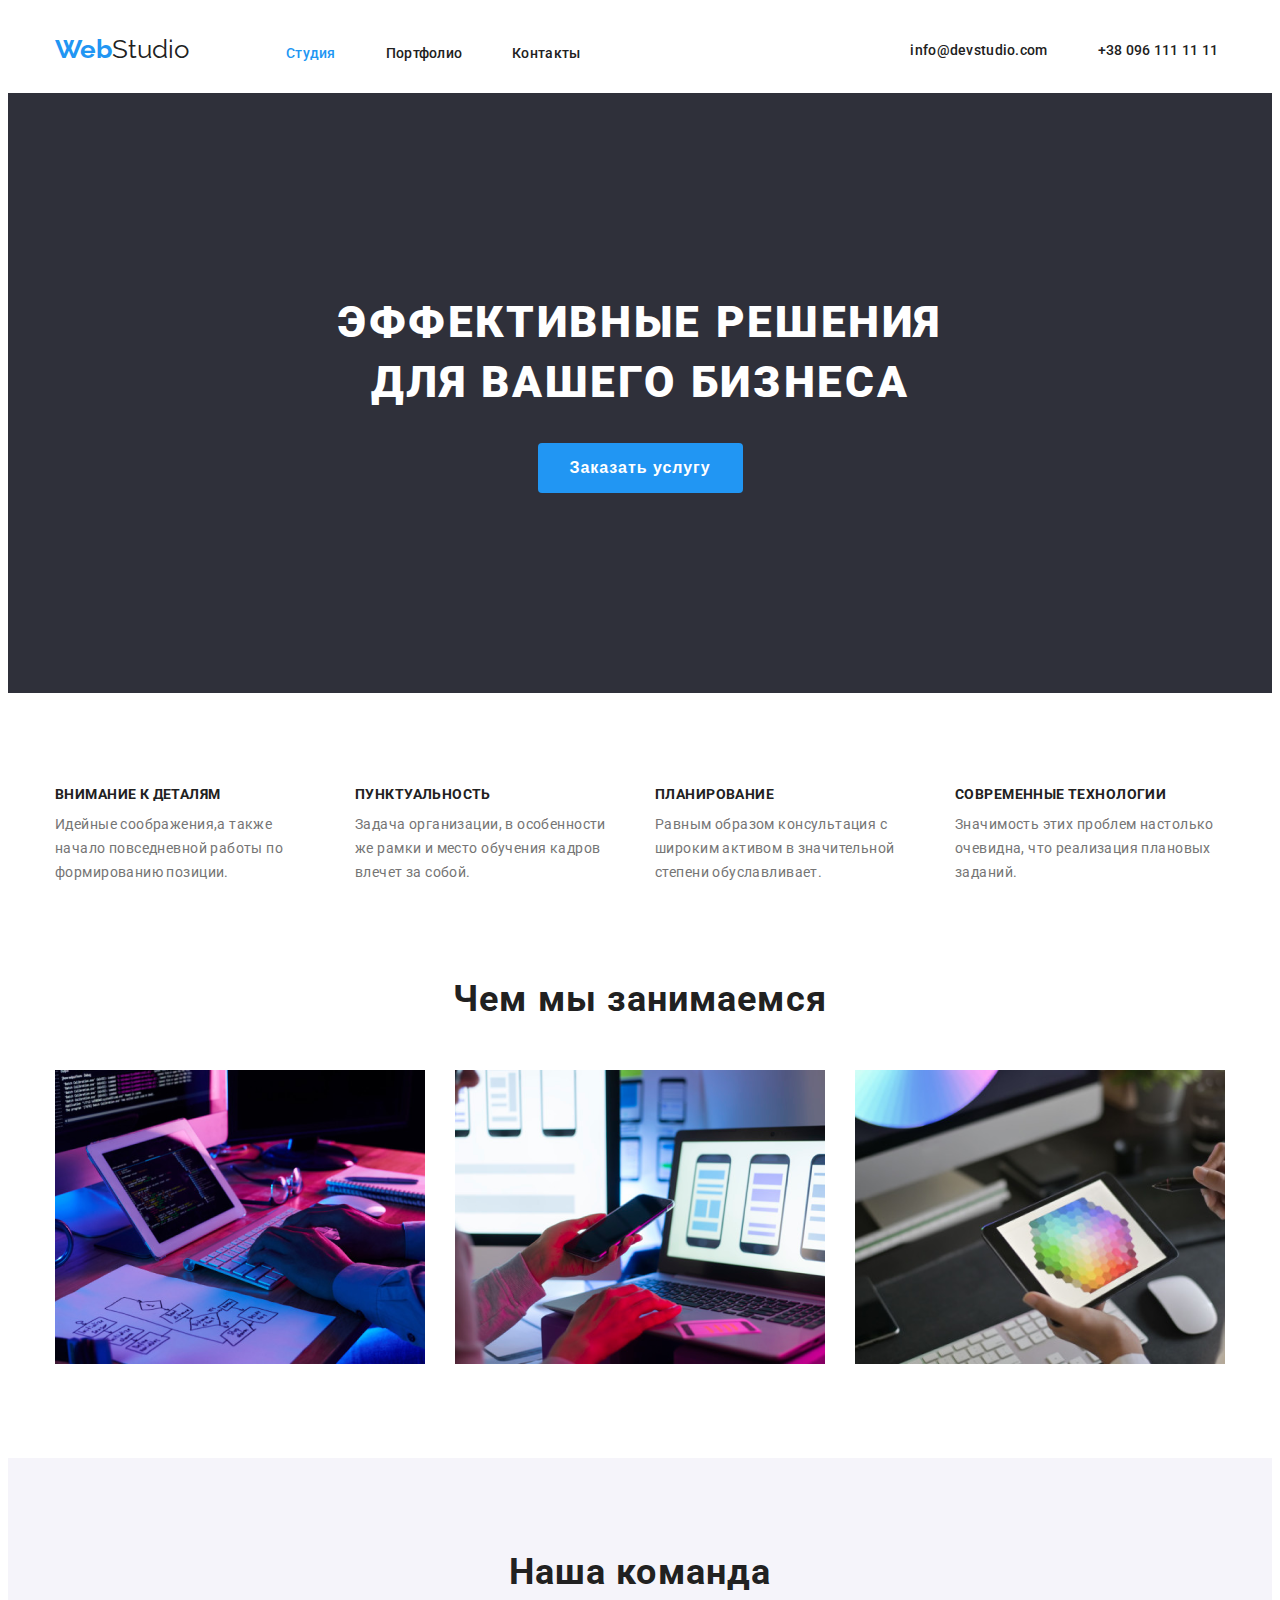
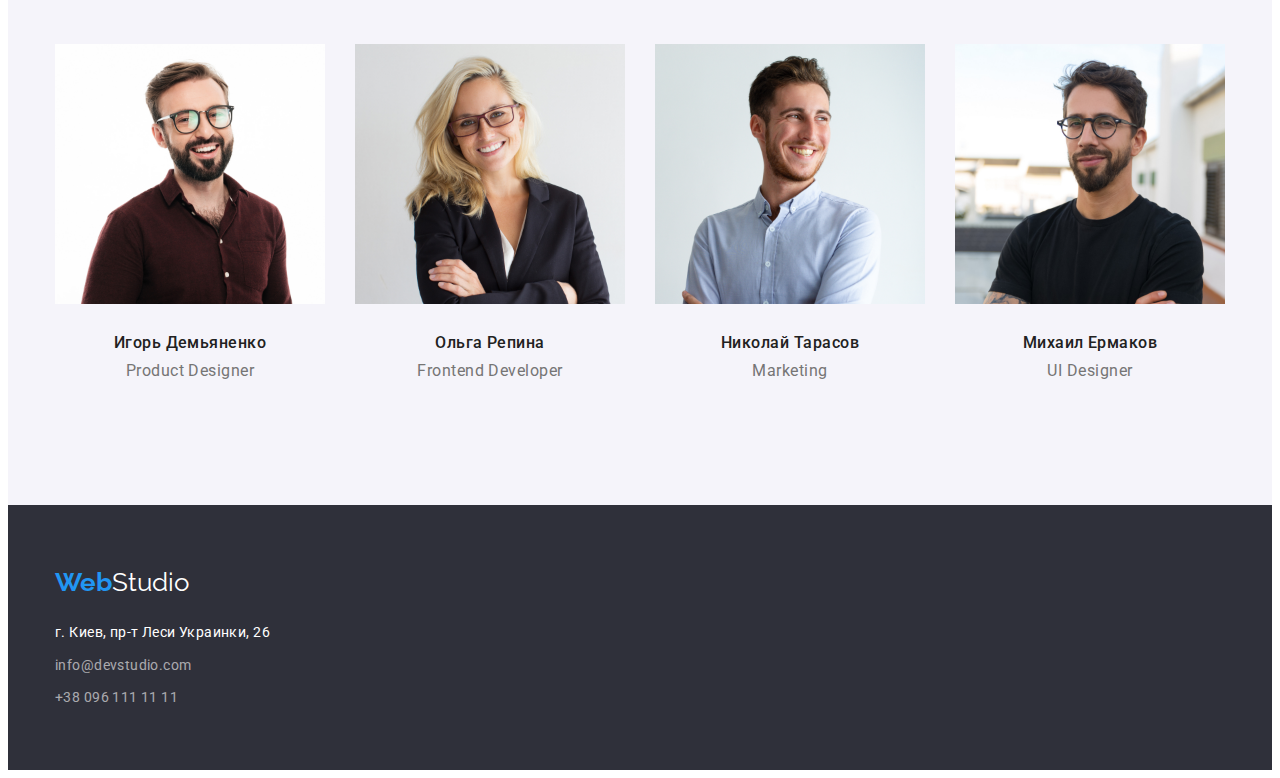
<file: index.html>
<!DOCTYPE html>
<html lang="ru">
  <head>
    <meta charset="UTF-8" />
    <meta name="viewport" content="width=device-width,initial-scale=1.0" />
    <title>WebStudio</title>
    <link rel="preconnect" href="https://fonts.gstatic.com" />
    <link
      href="https://fonts.googleapis.com/css2?family=Oleo+Script&family=Raleway:wght@700&family=Roboto:wght@400;500;700;900&display=swap"
      rel="stylesheet"
    />
    <link
      rel="stylesheet"
      href="https://cdnjs.cloudflare.com/ajax/libs/modern-normalize/1.0.0/modern-normalize.min.css"
      integrity="sha512-ISS7cAi1PEhQ8jnbJpJZMd29NlhNj4AWYyLOSp2CE/CsHxTCu+r+t0D2yoJudVrd0/8fTVPUVDzY5Tvli75u/g=="
      crossorigin="anonymous"
    />
    <link rel="stylesheet" href="./css/main.css" />
  </head>

  <body class="page">
    <header class="header">
      <div class="container">
        <nav class="site-nav">
          <a class="logo" href="./index.html">Web<span class="accent">Studio</span></a>
          <ul class="nav list">
            <li class="nav-item"><a class="link current" href="">Студия</a></li>
            <li class="nav-item"><a class="link" href="./portfolio.html">Портфолио</a></li>
            <li class="nav-item"><a class="link" href="">Контакты</a></li>
          </ul>
        </nav>
        <ul class="contacts list">
          <li class="contacts-item"><a class="link mail" href="mail to">info@devstudio.com</a></li>
          <li class="contacts-item"><a class="link tel" href="tel:+380961111111">+38 096 111 11 11</a></li>
        </ul>
      </div>
    </header>

    <main>
      <section class="hero section">
        <div class="container">
          <h1 class="title">Эффективные решения для вашего бизнеса</h1>
          <button type="button" class="button">Заказать услугу</button>
        </div>
      </section>

      <section class="features section">
        <div class="container">
          <ul class="features list">
            <li class="features item">
              <h3 class="title">Внимание к деталям</h3>
              <p class="text">Идейные соображения,а также начало повседневной работы по формированию позиции.</p>
            </li>
            <li class="features item">
              <h3 class="title">Пунктуальность</h3>
              <p class="text">Задача организации, в особенности же рамки и место обучения кадров влечет за собой.</p>
            </li>

            <li class="features item">
              <h3 class="title">Планирование</h3>
              <p class="text">Равным образом консультация с широким активом в значительной степени обуславливает.</p>
            </li>
            <li class="features item">
              <h3 class="title">Современные технологии</h3>
              <p class="text">Значимость этих проблем настолько очевидна, что реализация плановых заданий.</p>
            </li>
          </ul>
        </div>
      </section>

      <section class="work section">
        <div class="container">
          <h2 class="work-title">Чем мы занимаемся</h2>
          <ul class="work-list list">
            <li class="work-item"><img src="./images/progr-working.png" alt="программист" width="370" /></li>
            <li class="work-item"><img src="./images/designers.png" alt="дизайнер" width="370" /></li>
            <li class="work-item"><img src="./images/artist.png" alt="дизайнер" width="370" /></li>
          </ul>
        </div>
      </section>

      <section class="team section">
        <div class="container">
          <h2 class="team-title">Наша команда</h2>
          <ul class="team-list list">
            <li class="team-item">
              <img src="./images/our-team/Igor.jpg" alt="дизайнер" width="270" />
              <div class="team-item-wrap">
                <h3 class="team-item-title title">Игорь Демьяненко</h3>
                <p class="role">Product Designer</p>
              </div>
            </li>
            <li class="team-item">
              <img src="./images/our-team/Olga.jpg" alt="разработчик" width="270" />
              <div class="team-item-wrap">
                <h3 class="team-item-title title">Ольга Репина</h3>
                <p class="role">Frontend Developer</p>
              </div>
            </li>
            <li class="team-item">
              <img src="./images/our-team/Nikolai.jpg" alt="маркетолог" width="270" />
              <div class="team-item-wrap">
                <h3 class="team-item-title title">Николай Тарасов</h3>
                <p class="role">Marketing</p>
              </div>
            </li>
            <li class="team-item">
              <img src="./images/our-team/Mikhail.jpg" alt="графический дизайнер" width="270" />
              <div class="team-item-wrap">
                <h3 class="team-item-title title">Михаил Ермаков</h3>
                <p class="role">UI Designer</p>
              </div>
            </li>
          </ul>
        </div>
      </section>
    </main>


    <footer class="footer">
      <div class="container">
        <a class="footer-logo logo" href="./index.html">Web<span class="accent">Studio</span></a>
        <address class="address">
          <p>г. Киев, пр-т Леси Украинки, 26</p>
          <ul class="footer-contacts list">
            <li><a class="link mail" href="mail to">info@devstudio.com</a></li>
            <li><a class="link tel" href="tel:+380961111111">+38 096 111 11 11</a></li>
          </ul>
        </address>
      </div>
    </footer>
  </body>
</html>
</file>
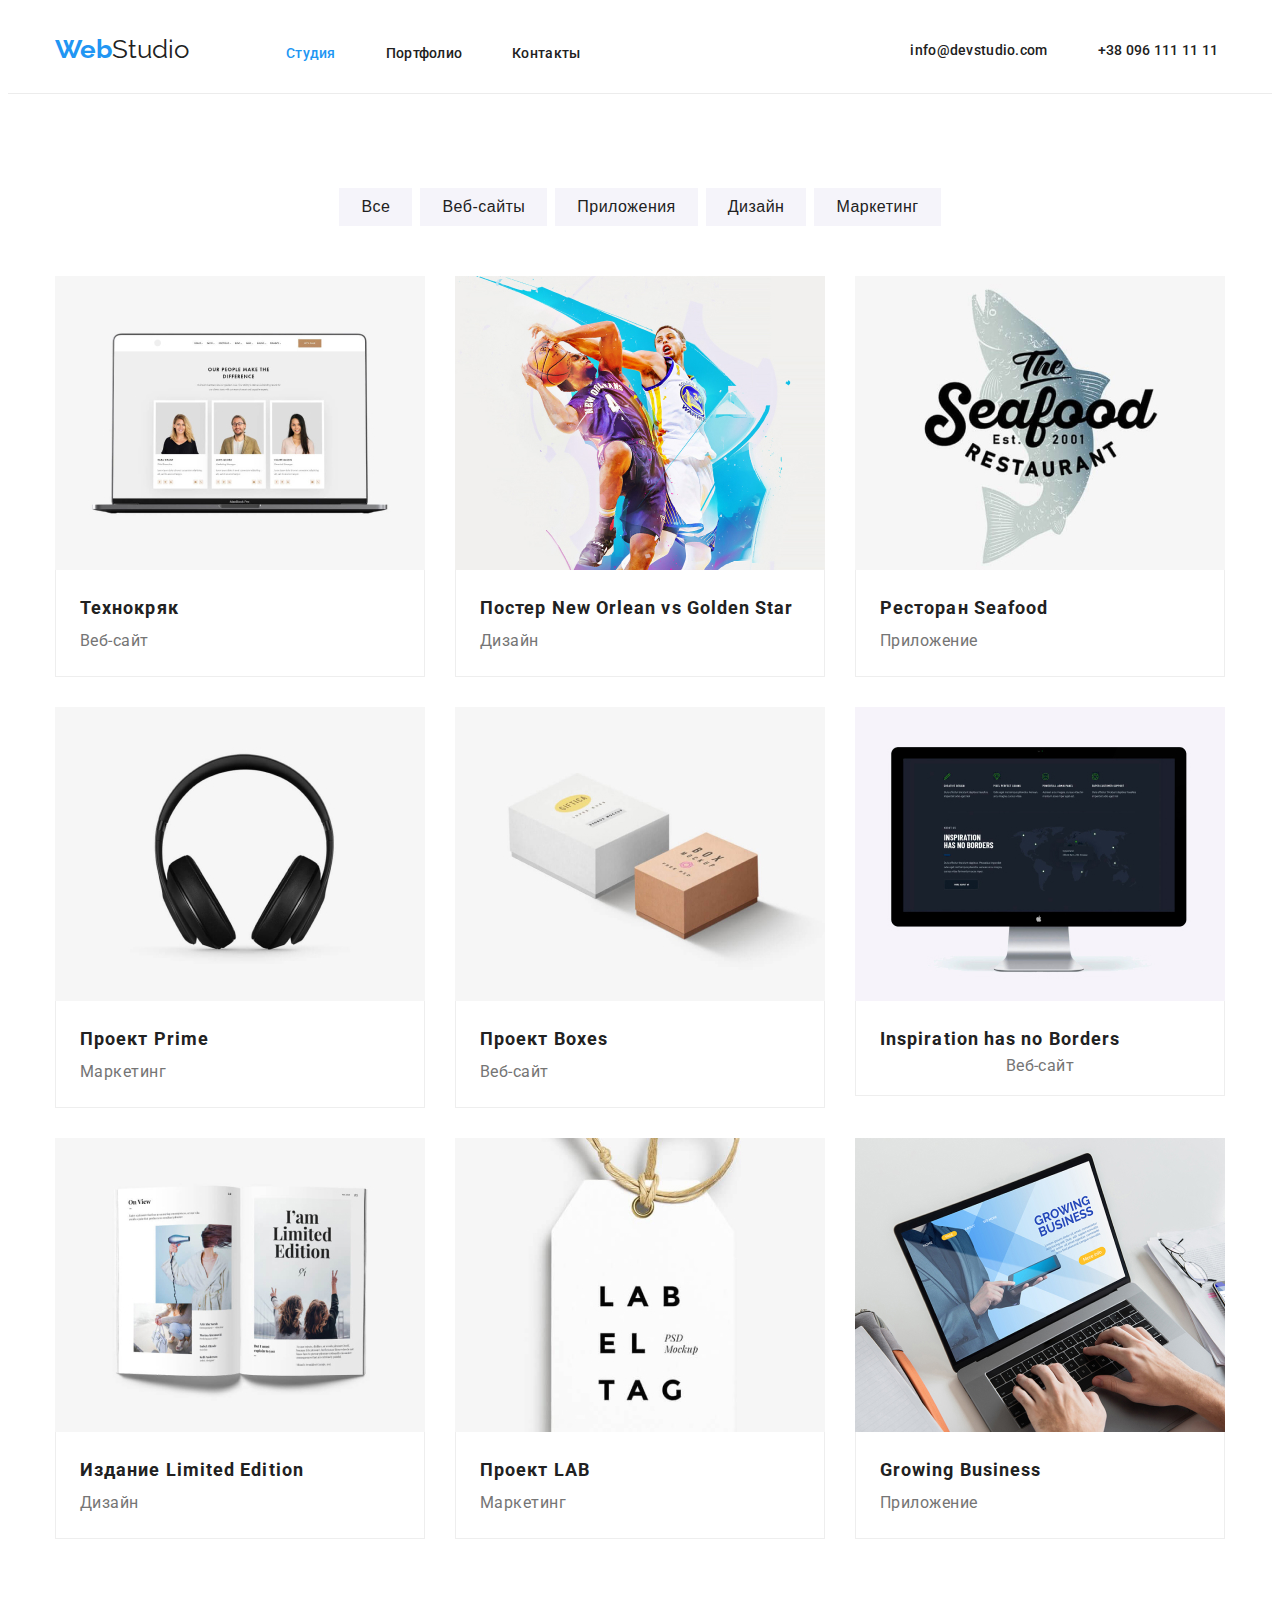
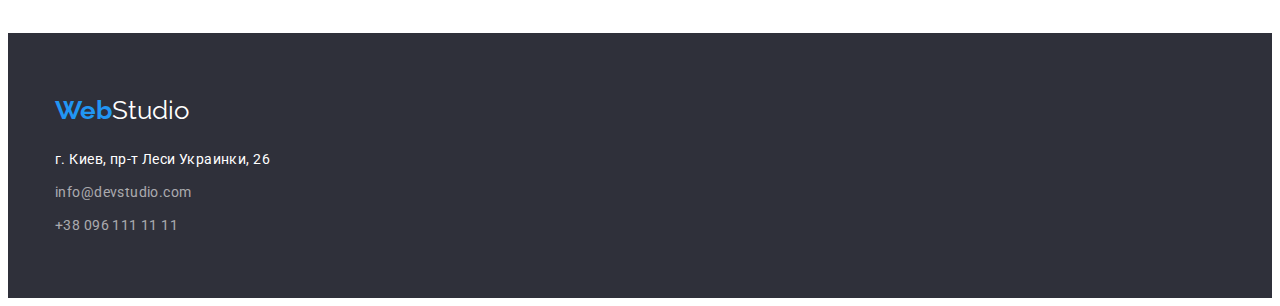
<file: portfolio.html>
<!DOCTYPE html>
<html lang="ru">
  <head>
    <meta charset="UTF-8" />
    <meta name="viewport" content="width=device-width,initial-scale=1.0" />
    <title>WebStudio</title>
    <link rel="preconnect" href="https://fonts.gstatic.com" />
    <link
      href="https://fonts.googleapis.com/css2?family=Oleo+Script&family=Raleway:wght@700&family=Roboto:wght@400;500;700;900&display=swap"
      rel="stylesheet"
    />
    <link
      rel="stylesheet"
      href="https://cdnjs.cloudflare.com/ajax/libs/modern-normalize/1.0.0/modern-normalize.min.css"
      integrity="sha512-ISS7cAi1PEhQ8jnbJpJZMd29NlhNj4AWYyLOSp2CE/CsHxTCu+r+t0D2yoJudVrd0/8fTVPUVDzY5Tvli75u/g=="
      crossorigin="anonymous"
    />
    <link rel="stylesheet" href="./css/main.css" />
    <link rel="stylesheet" href="./css/portfolio.css" />
  </head>

  <body class="page">
    <header class="header">
      <div class="container">
      <nav class="site-nav">
        <a class="logo" href="./index.html">Web<span class="accent">Studio</span></a>
        <ul class="nav list">
          <li class="nav-item"><a class="link current" href="">Студия</a></li>
          <li class="nav-item"><a class="link" href="./portfolio.html">Портфолио</a></li>
          <li class="nav-item"><a class="link" href="">Контакты</a></li>
        </ul>
      </nav>
      <ul class="contacts list">
        <li class="contacts-item"><a class="link mail" href="mail to">info@devstudio.com</a></li>
        <li class="contacts-item"><a class="link tel" href="tel:+380961111111">+38 096 111 11 11</a></li>
      </ul>
    </div>
    </header>

    
    <!-- Portfolio Page content -->
    <main>
      <section class="gallery section">
        <div class="container">
        <h1 class="visually-hidden">Gallery</h1>
        <ul class="filter-list list">
          <li class="filter-item"><button type="button" class="f-button">Все</button></li>
          <li class="filter-item"><button type="button" class="f-button">Веб-сайты</button></li>
          <li class="filter-item"><button type="button" class="f-button">Приложения</button></li>
          <li class="filter-item"><button type="button" class="f-button">Дизайн</button></li>
          <li class="filter-item"><button type="button" class="f-button">Маркетинг</button></li>
        </ul>
    


        <ul class="examples list">
          <li class="gallery-item">
            <img src="./images/portfolio/techno.jpg" alt="" width="370" />
            <div class="gallery-text">
            <h3 class="title">Технокряк</h3>
            <p class="describtion">Веб-сайт</p>
            <div>
          </li>
          <li class="gallery-item">
            <img src="./images/portfolio/poster.jpg" alt="" width="370" />
            <div class="gallery-text">
            <h3 class="title">Постер New Orlean vs Golden Star</h3>
            <p class="describtion">Дизайн</p>
            <div>
          </li>
          <li class="gallery-item">
            <img src="./images/portfolio/seafood.jpg" alt="" width="370" />
            <div class="gallery-text">
            <h3 class="title">Ресторан Seafood</h3>
            <p class="describtion">Приложение</p>
            <div>
          </li>
          <li class="gallery-item">
            <img src="./images/portfolio/prime.jpg" alt="" width="370" />
            <div class="gallery-text">
            <h3 class="title">Проект Prime</h3>
            <p class="describtion">Маркетинг</p>
            <div>
          </li>
          <li class="gallery-item">
            <img src="./images/portfolio/boxes.jpg" alt="" width="370" />
            <div class="gallery-text">
            <h3 class="title">Проект Boxes</h3>
            <p class="describtion">Веб-сайт</p>
            <div>
          </li>
          <li class="gallery-item">
            <img src="./images/portfolio/inspiration.jpg" alt="" width="370" />
            <div class="gallery-text">
            <h3 class="title">Inspiration has no Borders</h3>
            <p class="role">Веб-сайт</p>
            <div>
          </li>
          <li class="gallery-item">
            <img src="./images/portfolio/limited-edition.jpg" alt="" width="370" />
            <div class="gallery-text">
            <h3 class="title">Издание Limited Edition</h3>
            <p class="describtion">Дизайн</p>
            <div>
          </li>
          <li class="gallery-item">
            <img src="./images/portfolio/lab.jpg" alt="" width="370" />
            <div class="gallery-text">
            <h3 class="title">Проект LAB</h3>
            <p class="describtion">Маркетинг</p>
            <div>
          </li>
          <li class="gallery-item">
            <img src="./images/portfolio/growing.jpg" alt="" width="370" />
            <div class="gallery-text">
            <h3 class="title">Growing Business</h3>
            <p class="describtion">Приложение</p>
            <div>
          </li>
        </ul>
        </div>
      </section>
    </main>

    <!-- Footer -->

    <footer class="footer">
      <div class="container">
        <a class="footer-logo logo" href="./index.html">Web<span class="accent">Studio</span></a>
        <address class="address">
          <p>г. Киев, пр-т Леси Украинки, 26</p>
          <ul class="footer-contacts list">
            <li><a class="link mail" href="mail to">info@devstudio.com</a></li>
            <li><a class="link tel" href="tel:+380961111111">+38 096 111 11 11</a></li>
          </ul>
        </address>
      </div>
    </footer>
  </body>
</html>
</file>
<file: css/main.css>
:root {
  --text-color: #757575;
  --title-color: #212121;
  --secondary-text-color: #ffffff;
  --primary-bg-color: #ffffff;
  --secondary-bg-color: #f5f4fa;
  --accent-color: #2196f3;
}

html {
  box-sizing: border-box;
}

*,
*::before,
*::after {
  box-sizing: inherit;
}

body {
  background-color: var(--primary-bg-color) #ffffff;
  color: var(--text-color) #757575;
  font-family: Roboto, sans-serif;
  letter-spacing: 0.03;
}

 ul {
  margin: 0;
  padding-left: 0;
  list-style: none;
}

a {
  display: inline-block;
  text-decoration: none;
}

h1,
h2,
h3,
h4,
h5,
h6,
p {
  margin: 0;
}

img {
  display: block;
  max-width: 100%;
  height: auto;
}

/* CONTAINER */
.container {
  width: 1200px;
  padding-right: 15px;
  padding-left: 15px;
  margin-left: auto;
  margin-right: auto;
}

.section {
  padding-top: 94px;
  padding-bottom: 94px;
}

.logo,
.nav .link.current,
.nav .link:hover,
.nav .link:focus,
.header .contacts .link:hover,
.header .contacts .link:focus,
.footer .link:hover,
.footer .link:focus {
  color: var(--accent-color);
}

/*  HEADER */

.logo {
  font-family: Raleway, sans-serif;
  font-weight: 700;
  font-size: 26px;
  line-height: 1.19em;
  text-decoration: none;
}

.logo .accent {
  color: var(--title-color);
  font-family: Raleway, sans-serif;
  font-weight: 400;
  font-size: 26px;
  line-height: 1.38em;
  letter-spacing: 0.03;
}

/*  NAV */

.header{
padding-top: 24px;
padding-bottom: 25px;
}

.nav .link {
  color: var(--title-color);
  font-weight: 500;
  font-size: 14px;
  line-height: 1.14em;
  letter-spacing: 0.02em;
  text-decoration: none;
}

.header .contacts .link {
  color: var(--title-color);
  font-weight: 500;
  font-size: 14px;
  line-height: 1.14em;
  letter-spacing: 0.02em;
}

.logo {
  display: inline-block;
  margin-right: 93px;
}

.header .container {
  display: flex;
  align-items: center;
}

.nav {
  display: inline-flex;
}

.nav-item:not(:last-child) {
  margin-right: 50px;
}

.contacts {
  display: inline-flex;
}

.contacts-item:not(:last-child) {
  margin-right: 50px;
}

.contacts-item:first-child {
  margin-left: 330px;
}

/* HERO */

.hero {
  max-width: 1600px;
  background-color: #2f303a;
  padding-top: 200px;
  padding-bottom: 200px;
  margin-right: auto;
  margin-left: auto;
}

.hero .title {
  color: #ffffff;
  font-weight: 900;
  font-size: 44px;
  line-height: 1.36em;
  letter-spacing: 0.06em;
  text-transform: uppercase;
  text-align: center;

  max-width: 696px;
  margin: 0 auto;
  margin-bottom: 30px;
}
 
.hero .button {
  display: block;
  margin: 0 auto;
  
  padding-top: 10px;
  padding-bottom: 10px;
  padding-right: 32px;
  padding-left: 32px;
  border: none;
  border-radius: 4px;    
  
  font-weight: 700;
  font-size: 16px;
  line-height: 1.9;
  letter-spacing: 0.06em;
  text-align: center; 
  cursor: pointer;

  color: var(--secondary-text-color);
  background-color: var(--accent-color);
}

/* FEATURES */

.features .list {
  display: flex;
  justify-content: space-between;
}

.features .item:not(:last-child) {
  margin-right: 30px;
}

.features .item {
  width: 270px;
}

.features .title {  
  margin-bottom: 10px;
  color: var(--title-color);
  font-weight: 700;
  font-size: 14px;
  line-height: 1.14em;
  letter-spacing: 0.03em;
  text-transform: uppercase;
}

.features .text {
  color: var(--text-color);
  font-size: 14px;
  line-height: 1.71em;
  letter-spacing: 0.03em;
}

/* section WORK*/

.work.section {
  padding-top: 0;
}

.work-list{
  display: flex;
  margin-left: -30px;
}

.work-item{
  margin-left: 30px;
}

.work-title {
  margin-bottom: 50px;
  color: var(--title-color);
  font-weight: 700;
  font-size: 36px;
  line-height: 1.16em;
  text-align: center;
  letter-spacing: 0.03em;
}

/* section Team */

.team {
  background-color: var(--secondary-bg-color);
}

.team-title {
  margin-bottom: 50px;
  color: var(--title-color);
  font-weight: 700;
  font-size: 36px;
  line-height: 1.16em;
  text-align: center;
  letter-spacing: 0.03em;
}

.team-list {
  display: flex;
  margin-right: -30px;
}

.team-item {
  width: 270px;
  margin-right: 30px;
}

.team-item-wrap{
  padding-top: 30px;
  padding-bottom: 30px;
}

.team-item-title {
  margin-bottom: 10px;
  font-weight: 500;
font-size: 16px;
line-height: 1.14;

text-align: center;
letter-spacing: 0.03em;

color: var(--title-color);
}

.role {
  font-size: 16px;
  line-height: 1.14;
  text-align: center;
  letter-spacing: 0.03em;
  color: var(--text-color);
}



/* footer */

.contacts .link {
  text-decoration: none;
}

.footer {
  padding-top: 60px;
  padding-bottom: 60px;
  background-color: #2f303a;
}

.footer .logo .accent {
  color: var(--secondary-text-color);
}

.footer-logo {
  margin-bottom: 20px;
}

.footer .address {
  width: 231px;
  color: var(--secondary-text-color);
  font-style: normal;
  font-size: 14px;
  line-height: 1.71em;
  letter-spacing: 0.03em;
}

.footer-contacts .link{
  color: rgba(255, 255, 255, 0.6);
  font-size: 14px;
  line-height: 1.71em;
  letter-spacing: 0.03em;
}

.footer-contacts li:first-child {
  margin-top: 9px;
  margin-bottom: 9px;
}
</file>
<file: css/portfolio.css>
/* Portfolio page styles sheet */

.main {
  font-family: Roboto, sans-serif;
}

.visually-hidden {
  position: absolute;
  width: 1px;
  height: 1px;
  border: 0;
  margin: -1px;
  padding: 0;
  clip: rect(0 0 0 0);
  overflow: hidden;
}

.header {
  border-bottom: 1px solid #ECECEC;

}

.filter-list{
  display: flex;
  justify-content: center;
  margin-bottom: 50px;
}

.filter-item:not(:last-child) {
margin-right: 8px;
}

.f-button {
  color: var(--title-color);
  background-color: var(--secondary-bg-color);
  padding: 6px 22px;
  border: none;

  font-weight: 500;
  font-size: 16px;
  line-height: 1.62em;
  text-align: center;
  letter-spacing: 0.03em;
  display: inline-block;
}

.filter .f-button:hover,
.filter .f-button:focus {
  color: var(--secondary-text-color);
  background-color: var(--accent-color);
}

.examples .title {
  color: var(--title-color);
  font-weight: 700;
  font-size: 18px;
  line-height: 2em;
  letter-spacing: 0.06em;
}
.examples .describtion {
  color: var(--text-color);
  font-size: 16px;
  line-height: 1.87em;
  letter-spacing: 0.03em;
}

.gallery-item {
  width: 370px;
  margin-left: 30px;
  margin-top: 30px;
}

.examples {
  display: flex;
  flex-wrap: wrap;
  margin-left: -30px;
  margin-top: -30px;
}

.gallery-text {
  padding: 20px 24px;
  border: 1px solid #EEEEEE;
  border-top: none;
}
</file>
